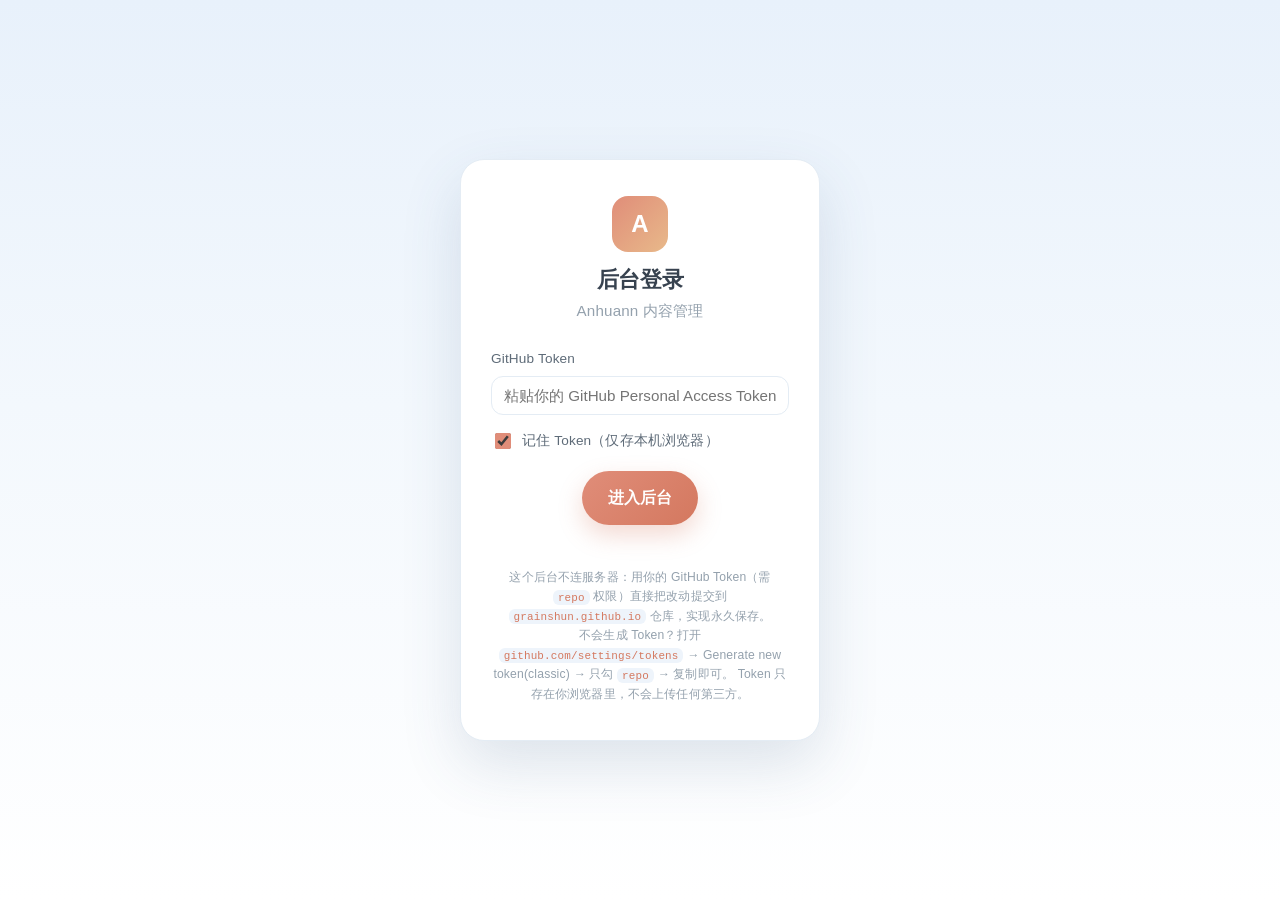
<file: admin.html>
<!DOCTYPE html>
<!-- 后台管理页面：登录后可视化编辑内容。内容经 GitHub API 直接读写仓库（免服务器）。 -->
<html lang="zh-CN" data-theme="light">
  <head>
    <meta charset="UTF-8" />
    <meta name="viewport" content="width=device-width, initial-scale=1.0" />
    <title>后台 · Anhuann</title>
    <!-- 后台复用前台主样式，再叠加后台专用样式 -->
    <link rel="stylesheet" href="assets/css/style.css" />
    <link rel="stylesheet" href="assets/css/admin.css" />
    <!-- KaTeX 样式：后台预览渲染数学公式用（本地，离线可用） -->
    <link rel="stylesheet" href="assets/vendor/katex/katex.min.css" />
  </head>
  <body>
    <!-- 登录门禁：未登录时显示，登录成功后由 JS 隐藏（hidden） -->
    <div class="login-screen" id="loginScreen">
      <div class="login-card">
        <div class="login-logo">A</div>
        <h1>后台登录</h1>
        <p class="login-sub">Anhuann 内容管理</p>
        <!-- GitHub Token 输入：保存时会用它将 data.js 提交回仓库 -->
        <label class="field">
          <span class="field-label">GitHub Token</span>
          <input class="input" id="loginToken" type="password" autocomplete="off" placeholder="粘贴你的 GitHub Personal Access Token" />
        </label>
        <!-- 记住我：把 token 存在浏览器会话里，刷新页面不用重填 -->
        <label class="login-remember">
          <input type="checkbox" id="rememberMe" checked />
          <span>记住 Token（仅存本机浏览器）</span>
        </label>
        <button class="btn btn-primary" id="loginBtn">进入后台</button>
        <!-- 登录失败时的错误提示（由 JS 写入） -->
        <p class="login-error" id="loginError"></p>
        <p class="login-note">
          这个后台不连服务器：用你的 GitHub Token（需 <code>repo</code> 权限）直接把改动提交到
          <code>grainshun.github.io</code> 仓库，实现永久保存。<br />
          不会生成 Token？打开 <code>github.com/settings/tokens</code> → Generate new token(classic) → 只勾 <code>repo</code> → 复制即可。
          Token 只存在你浏览器里，不会上传任何第三方。
        </p>
      </div>
    </div>

    <!-- 后台主体：默认 hidden，登录成功后才显示 -->
    <div class="admin" id="adminPanel" hidden>
      <header class="admin-header">
        <div class="admin-brand">后台 · Anhuann</div>
        <button class="btn btn-ghost btn-sm" id="logoutBtn">退出登录</button>
      </header>

      <div class="admin-body">
        <!-- 左侧标签导航：data-tab 对应右侧面板的 data-pane -->
        <nav class="admin-tabs" id="adminTabs">
          <button class="tab active" data-tab="site" type="button">站点信息</button>
          <button class="tab" data-tab="ui" type="button">界面文案</button>
          <button class="tab" data-tab="about" type="button">关于我</button>
          <button class="tab" data-tab="socials" type="button">社交账号</button>
          <button class="tab" data-tab="posts" type="button">博客文章</button>
          <button class="tab" data-tab="tools" type="button">工具箱</button>
        </nav>

        <!-- 右侧内容面板：四个区块的表单由 JS 动态注入，初始为空 -->
        <main class="admin-content">
          <section class="tab-pane active" data-pane="site" id="pane-site"></section>
          <section class="tab-pane" data-pane="ui" id="pane-ui"></section>
          <section class="tab-pane" data-pane="about" id="pane-about"></section>
          <section class="tab-pane" data-pane="socials" id="pane-socials"></section>
          <section class="tab-pane" data-pane="posts" id="pane-posts"></section>
          <section class="tab-pane" data-pane="tools" id="pane-tools"></section>
        </main>
      </div>

      <footer class="admin-footer">
        <!-- 保存/导出后的提示信息（由 JS 写入） -->
        <span id="saveHint"></span>
        <div class="admin-actions">
          <!-- 保存：把表单内容 POST 回服务器，写回 data.js（保存前会自动备份） -->
          <button class="btn btn-primary" id="saveBtn">保存</button>
          <!-- 恢复备份：打开弹窗，选择一份自动备份来覆盖当前内容 -->
          <button class="btn btn-ghost" id="backupBtn">恢复备份</button>
          <!-- 导出：下载当前内容为 data.js 文件做备份 -->
          <button class="btn btn-ghost" id="exportBtn">导出 data.js</button>
        </div>
      </footer>
    </div>

    <!-- 恢复备份弹窗：默认 hidden；打开时由 JS 拉取备份列表并渲染 -->
    <div class="modal" id="backupModal" role="dialog" aria-modal="true" hidden>
      <div class="modal-mask" data-close></div>
      <div class="modal-panel backup-panel">
        <button class="modal-close" id="backupCloseBtn" type="button" aria-label="关闭"></button>
        <h2 class="backup-title">恢复备份</h2>
        <p class="backup-tip">
          每次点「保存」都会往 <code>grainshun.github.io</code> 仓库提交一次，Git 历史天然就是备份。
          这里列出 <code>data.js</code> 的提交记录，点「恢复」即可把某一历史版本覆盖回去（覆盖前当前版本也会保留为新提交）。
        </p>
        <div class="backup-list" id="backupList"></div>
      </div>
    </div>

    <!-- 文章预览弹窗：Word 风格的干净整页文档视图 -->
    <div class="modal" id="previewModal" role="dialog" aria-modal="true" hidden>
      <div class="modal-mask" data-preview-close></div>
      <div class="modal-panel preview-panel">
        <div class="preview-bar">
          <span class="preview-title">文档预览</span>
          <button class="modal-close" id="previewCloseBtn" type="button" aria-label="关闭预览"></button>
        </div>
        <article class="doc-preview" id="previewBody"></article>
      </div>
    </div>

    <!-- 后台脚本：data.js 提供初始内容回退；KaTeX 供后台预览渲染公式；admin.js 放最后 -->
    <script src="assets/js/data.js"></script>
    <script src="assets/vendor/katex/katex.min.js"></script>
    <script src="assets/vendor/katex/contrib/auto-render.min.js"></script>
    <script src="assets/js/admin.js"></script>
  </body>
</html>
</file>
<file: assets/css/style.css>
/* =========================================================
   Anhuann · 个人网站样式
   风格：温和个人风（柔和配色 / 大圆角 / 轻动效）
   ========================================================= */

/* ---------- 设计变量 ---------- */
:root {
  --bg: #fbfdff;
  --bg-soft: #eef4fb;
  --surface: #ffffff;
  --text: #37424f;
  --text-soft: #5e6b78;
  --text-faint: #94a1ad;
  --accent: #e08d79;
  --accent-strong: #d4785f;
  --accent-soft: #fbe7df;
  --accent-2: #7fb3c9;
  --border: #e4ecf4;
  --shadow-sm: 0 4px 14px rgba(64, 92, 130, 0.07);
  --shadow-md: 0 12px 32px rgba(64, 92, 130, 0.1);
  --shadow-lg: 0 24px 60px rgba(64, 92, 130, 0.16);
  --radius-sm: 12px;
  --radius: 20px;
  --radius-lg: 28px;
  --header-h: 68px;
  --ease: cubic-bezier(0.22, 0.61, 0.36, 1);
}

[data-theme="dark"] {
  --bg: #14181f;
  --bg-soft: #1b222c;
  --surface: #1f2731;
  --text: #eef3f8;
  --text-soft: #aab6c2;
  --text-faint: #6f7c89;
  --accent: #e8a08c;
  --accent-strong: #f0b3a1;
  --accent-soft: #332420;
  --accent-2: #7fb3c9;
  --border: #2a3543;
  --shadow-sm: 0 4px 14px rgba(0, 0, 0, 0.3);
  --shadow-md: 0 12px 32px rgba(0, 0, 0, 0.4);
  --shadow-lg: 0 24px 60px rgba(0, 0, 0, 0.52);
}

[data-theme="dark"] body {
  background: var(--bg);
}

/* ---------- 基础重置 ---------- */
*,
*::before,
*::after {
  box-sizing: border-box;
}

html {
  scroll-behavior: smooth;
  scroll-padding-top: calc(var(--header-h) + 16px);
  -webkit-text-size-adjust: 100%;
}

/* 双端兜底：防止意外内容把页面撑出横向滚动 */
html,
body {
  overflow-x: hidden;
  max-width: 100%;
}

body {
  margin: 0;
  background: linear-gradient(180deg, #e8f1fb 0%, #f3f8fd 45%, #ffffff 100%);
  color: var(--text);
  font-family: -apple-system, BlinkMacSystemFont, "Segoe UI", "PingFang SC",
    "Hiragino Sans GB", "Microsoft YaHei", "Source Han Sans SC", sans-serif;
  font-size: 16px;
  line-height: 1.75;
  letter-spacing: 0.01em;
  -webkit-font-smoothing: antialiased;
  transition: background-color 0.4s var(--ease), color 0.4s var(--ease);
}

body.is-locked {
  overflow: hidden;
}

h1, h2, h3, h4 {
  margin: 0;
  line-height: 1.25;
  font-weight: 700;
  letter-spacing: -0.015em;
}

p { margin: 0 0 1em; }
p:last-child { margin-bottom: 0; }

a {
  color: inherit;
  text-decoration: none;
}

ul {
  margin: 0;
  padding: 0;
  list-style: none;
}

img { max-width: 100%; display: block; }

/* hidden 属性要能盖过组件自身的 display */
[hidden] { display: none !important; }

button {
  font: inherit;
  color: inherit;
  border: none;
  background: none;
  cursor: pointer;
}

code {
  font-family: "SFMono-Regular", Consolas, "Liberation Mono", Menlo, monospace;
  font-size: 0.9em;
  padding: 0.15em 0.45em;
  border-radius: 6px;
  background: var(--bg-soft);
  color: var(--accent-strong);
}

:focus-visible {
  outline: 2px solid var(--accent);
  outline-offset: 3px;
  border-radius: 6px;
}

::selection {
  background: var(--accent-soft);
  color: var(--accent-strong);
}

.container {
  width: 100%;
  max-width: 1080px;
  margin: 0 auto;
  padding: 0 24px;
}

/* ---------- 滚动进度条 ---------- */
.scroll-progress {
  position: fixed;
  inset: 0 0 auto 0;
  height: 3px;
  z-index: 120;
  background: transparent;
  pointer-events: none;
}

.scroll-progress span {
  display: block;
  height: 100%;
  width: 0;
  background: linear-gradient(90deg, var(--accent), var(--accent-2));
  border-radius: 0 3px 3px 0;
  transition: width 0.1s linear;
}

/* ---------- 顶部导航 ---------- */
.site-header {
  position: fixed;
  top: 0;
  left: 0;
  right: 0;
  z-index: 100;
  height: var(--header-h);
  display: flex;
  align-items: center;
  background: transparent;
  transition: background-color 0.3s var(--ease), box-shadow 0.3s var(--ease),
    backdrop-filter 0.3s var(--ease);
}

.site-header.is-stuck {
  background: var(--bg);
  background: color-mix(in srgb, var(--bg) 82%, transparent);
  backdrop-filter: saturate(180%) blur(14px);
  -webkit-backdrop-filter: saturate(180%) blur(14px);
  box-shadow: 0 1px 0 var(--border);
}

.header-inner {
  display: flex;
  align-items: center;
  justify-content: space-between;
  gap: 20px;
}

.brand {
  display: inline-flex;
  align-items: center;
  gap: 10px;
  font-weight: 700;
  font-size: 1.1rem;
  letter-spacing: -0.02em;
}

.brand-mark {
  position: relative;
  width: 34px;
  height: 34px;
  display: grid;
  place-items: center;
  border-radius: 11px;
  background: linear-gradient(135deg, var(--accent), #e8b98a);
  color: #fff;
  font-size: 1rem;
  font-weight: 800;
  box-shadow: var(--shadow-sm);
}

.brand-text { color: var(--text); }

.nav-links {
  display: flex;
  align-items: center;
  gap: 4px;
}

.nav-link {
  position: relative;
  padding: 8px 14px;
  border-radius: 999px;
  font-size: 0.95rem;
  color: var(--text-soft);
  transition: color 0.25s var(--ease), background-color 0.25s var(--ease);
}

.nav-link:hover { color: var(--text); background: var(--bg-soft); }

.nav-link.active {
  color: var(--accent-strong);
  background: var(--accent-soft);
  font-weight: 600;
}

.header-actions {
  display: flex;
  align-items: center;
  gap: 8px;
}

.icon-btn {
  width: 38px;
  height: 38px;
  display: grid;
  place-items: center;
  border-radius: 12px;
  background: var(--surface);
  box-shadow: var(--shadow-sm);
  border: 1px solid var(--border);
  transition: transform 0.25s var(--ease), box-shadow 0.25s var(--ease);
}

.icon-btn:hover {
  transform: translateY(-1px);
  box-shadow: var(--shadow-md);
}

/* 主题切换图标 */
.theme-toggle { position: relative; overflow: hidden; }

.theme-icon-light,
.theme-icon-dark {
  position: absolute;
  width: 18px;
  height: 18px;
  transition: opacity 0.3s var(--ease), transform 0.4s var(--ease);
}

.theme-icon-light {
  opacity: 1;
  transform: rotate(0) scale(1);
}

.theme-icon-dark {
  opacity: 0;
  transform: rotate(-90deg) scale(0.5);
}

[data-theme="dark"] .theme-icon-light {
  opacity: 0;
  transform: rotate(90deg) scale(0.5);
}

[data-theme="dark"] .theme-icon-dark {
  opacity: 1;
  transform: rotate(0) scale(1);
}

.theme-icon-light::before {
  content: "";
  position: absolute;
  inset: 2px;
  border-radius: 50%;
  background: #f0a35e;
  box-shadow: 0 0 0 2px rgba(240, 163, 94, 0.25);
}

.theme-icon-dark::before {
  content: "";
  position: absolute;
  width: 14px;
  height: 14px;
  top: 1px;
  left: 3px;
  border-radius: 50%;
  background: #d8cfc4;
  box-shadow: 5px 3px 0 -1px var(--surface);
}

/* 汉堡按钮 */
.menu-btn {
  display: none;
  flex-direction: column;
  gap: 4px;
}

.menu-btn span {
  display: block;
  width: 16px;
  height: 2px;
  border-radius: 2px;
  background: var(--text);
  transition: transform 0.3s var(--ease), opacity 0.2s var(--ease);
}

.menu-btn.is-open span:nth-child(1) { transform: translateY(6px) rotate(45deg); }
.menu-btn.is-open span:nth-child(2) { opacity: 0; }
.menu-btn.is-open span:nth-child(3) { transform: translateY(-6px) rotate(-45deg); }

/* 移动端菜单 */
.mobile-menu {
  position: absolute;
  top: var(--header-h);
  left: 12px;
  right: 12px;
  padding: 10px;
  border-radius: var(--radius);
  background: var(--surface);
  border: 1px solid var(--border);
  box-shadow: var(--shadow-lg);
  display: none;
  flex-direction: column;
  opacity: 0;
  transform: translateY(-8px);
  pointer-events: none;
  transition: opacity 0.25s var(--ease), transform 0.25s var(--ease);
}

.mobile-menu.is-open {
  opacity: 1;
  transform: translateY(0);
  pointer-events: auto;
}

.mobile-link {
  padding: 12px 16px;
  border-radius: var(--radius-sm);
  color: var(--text-soft);
  font-size: 1rem;
}

.mobile-link:hover { background: var(--bg-soft); color: var(--text); }

/* ---------- Hero ---------- */
.hero {
  position: relative;
  padding: calc(var(--header-h) + 96px) 0 120px;
  overflow: hidden;
  text-align: center;
}

.hero-blob {
  position: absolute;
  border-radius: 50%;
  filter: blur(70px);
  opacity: 0.5;
  pointer-events: none;
  z-index: 0;
}

.blob-1 {
  width: 380px;
  height: 380px;
  top: -60px;
  left: -80px;
  background: radial-gradient(circle, #cfe2fb, transparent 70%);
  animation: float 14s var(--ease) infinite;
}

.blob-2 {
  width: 340px;
  height: 340px;
  top: 60px;
  right: -90px;
  background: radial-gradient(circle, #d7ecf4, transparent 70%);
  animation: float 18s var(--ease) infinite reverse;
}

@keyframes float {
  0%, 100% { transform: translate(0, 0); }
  50% { transform: translate(24px, 28px); }
}

.hero-inner {
  position: relative;
  z-index: 1;
}

.hero-avatar {
  position: relative;
  width: 104px;
  height: 104px;
  margin: 0 auto 26px;
  display: grid;
  place-items: center;
  border-radius: 50%;
  background: linear-gradient(135deg, var(--accent), #e8b98a);
  color: #fff;
  font-size: 2.6rem;
  font-weight: 800;
  letter-spacing: 0;
  box-shadow: 0 12px 34px rgba(224, 141, 121, 0.35);
  border: 4px solid var(--surface);
}

.hero-greeting {
  margin: 0 0 6px;
  color: var(--text-soft);
  font-size: 1rem;
  letter-spacing: 0.08em;
}

.hero-name {
  margin: 0 0 14px;
  font-size: clamp(2.4rem, 7vw, 4rem);
  font-weight: 800;
  line-height: 1.05;
  letter-spacing: -0.03em;
  text-wrap: balance;
  background: linear-gradient(120deg, var(--text) 20%, var(--accent-strong));
  -webkit-background-clip: text;
  background-clip: text;
  -webkit-text-fill-color: transparent;
}

.hero-tagline {
  margin: 0 auto 10px;
  max-width: 620px;
  font-size: clamp(1.05rem, 2.4vw, 1.3rem);
  font-weight: 600;
  color: var(--accent-strong);
}

.hero-desc {
  margin: 0 auto 32px;
  max-width: 560px;
  color: var(--text-soft);
  font-size: 1rem;
}

.hero-actions {
  display: flex;
  flex-wrap: wrap;
  gap: 12px;
  justify-content: center;
}

.btn {
  display: inline-flex;
  align-items: center;
  gap: 8px;
  padding: 13px 26px;
  border-radius: 999px;
  font-size: 0.98rem;
  font-weight: 600;
  transition: transform 0.25s var(--ease), box-shadow 0.25s var(--ease),
    background-color 0.25s var(--ease);
}

.btn:hover { transform: translateY(-2px); }

.btn-primary {
  background: linear-gradient(135deg, var(--accent), var(--accent-strong));
  color: #fff;
  box-shadow: 0 10px 24px rgba(212, 120, 95, 0.28);
}

.btn-primary:hover { box-shadow: 0 16px 32px rgba(212, 120, 95, 0.36); }

.btn-ghost {
  background: var(--surface);
  color: var(--text);
  border: 1px solid var(--border);
  box-shadow: var(--shadow-sm);
}

.btn-ghost:hover { box-shadow: var(--shadow-md); }

.hero-socials {
  margin-top: 34px;
  display: flex;
  gap: 10px;
  justify-content: center;
}

/* 作者状态：首屏展示的近况/更新频率，做成柔和药丸 */
.author-status {
  margin: 28px auto 0;
  display: inline-flex;
  align-items: center;
  gap: 8px;
  padding: 8px 16px;
  border-radius: 999px;
  background: color-mix(in srgb, var(--accent) 8%, var(--surface));
  border: 1px solid color-mix(in srgb, var(--accent) 30%, var(--border));
  color: var(--text-soft);
  font-size: 0.9rem;
  box-shadow: var(--shadow-sm);
}
.author-status::before {
  content: "";
  width: 8px;
  height: 8px;
  border-radius: 50%;
  background: #34c759; /* 在线绿点，表示作者状态活跃 */
  box-shadow: 0 0 0 3px color-mix(in srgb, #34c759 25%, transparent);
}

.social-pill {
  width: 42px;
  height: 42px;
  display: grid;
  place-items: center;
  border-radius: 14px;
  background: var(--surface);
  border: 1px solid var(--border);
  color: var(--text-soft);
  box-shadow: var(--shadow-sm);
  transition: transform 0.25s var(--ease), color 0.25s var(--ease),
    box-shadow 0.25s var(--ease);
}

.social-pill:hover {
  transform: translateY(-3px);
  color: var(--accent-strong);
  box-shadow: var(--shadow-md);
}

.social-pill svg { width: 19px; height: 19px; }

/* 滚动提示 */
.scroll-hint {
  position: absolute;
  left: 50%;
  bottom: 40px;
  transform: translateX(-50%);
  z-index: 1;
}

.mouse {
  display: block;
  width: 24px;
  height: 38px;
  border: 2px solid var(--text-faint);
  border-radius: 14px;
  position: relative;
}

.mouse span {
  position: absolute;
  left: 50%;
  top: 8px;
  width: 3px;
  height: 7px;
  margin-left: -1.5px;
  border-radius: 2px;
  background: var(--text-faint);
  animation: wheel 1.8s var(--ease) infinite;
}

@keyframes wheel {
  0% { opacity: 0; transform: translateY(0); }
  30% { opacity: 1; }
  100% { opacity: 0; transform: translateY(12px); }
}

/* ---------- 通用区块 ---------- */
.section {
  padding: 100px 0;
}

.section-soft {
  background: var(--bg-soft);
  background: color-mix(in srgb, var(--bg-soft) 75%, transparent);
  border-top: 1px solid var(--border);
  border-bottom: 1px solid var(--border);
}

.section-head {
  max-width: 660px;
  margin: 0 auto 60px;
  text-align: center;
}

.section-kicker {
  display: inline-block;
  margin-bottom: 12px;
  padding: 4px 14px;
  border-radius: 999px;
  background: var(--accent-soft);
  color: var(--accent-strong);
  font-size: 0.76rem;
  font-weight: 700;
  letter-spacing: 0.16em;
  text-transform: uppercase;
}

.section-title {
  font-size: clamp(1.8rem, 4vw, 2.4rem);
  line-height: 1.2;
  letter-spacing: -0.025em;
  margin-bottom: 14px;
  text-wrap: balance;
}

.section-sub {
  color: var(--text-soft);
  font-size: 1.02rem;
  line-height: 1.7;
  margin: 0;
}

.empty-hint {
  text-align: center;
  color: var(--text-faint);
}

/* ---------- 卡片通用 ---------- */
.card {
  padding: 26px;
  border-radius: var(--radius);
  background: var(--surface);
  border: 1px solid var(--border);
  box-shadow: var(--shadow-sm);
}

.card-title {
  font-size: 1.05rem;
  letter-spacing: -0.01em;
  margin-bottom: 16px;
}

/* ---------- 关于 ---------- */
/* 旧版「关于」的两栏布局（左侧正文 + 右侧技能/标签），现「关于」已改为
   单栏故事卡，此网格样式当前未使用，保留以备将来若加回技能展示。 */
.about-grid {
  display: grid;
  grid-template-columns: 1.25fr 1fr;
  gap: 32px;
  align-items: start;
}

.about-text {
  font-size: 1.05rem;
  line-height: 1.85;
  color: var(--text-soft);
}

.about-text strong { color: var(--text); }

/* 关于我：引入语（居中一段文字，做成柔和卡片，与故事卡视觉统一） */
.about-intro {
  max-width: 740px;
  margin: 0 auto;
  padding: 20px 26px;
  text-align: center;
  background: var(--surface);
  border: 1px solid var(--border);
  border-radius: var(--radius);
  box-shadow: var(--shadow-sm);
}

.about-intro p {
  font-size: 1.12rem;
  line-height: 1.9;
  color: var(--text-soft);
}

/* 故事卡列表：桌面双列网格；窄屏（≤900px）在下方媒体查询里改回单列 */
.story-list {
  display: grid;
  grid-template-columns: 1fr 1fr;
  gap: 18px;
  max-width: 980px;
  margin: 0 auto;
  align-items: start; /* 卡片按自身高度排，不强行拉齐 */
}

/* 单张故事卡：左侧编号徽章 + 右侧内容 */
.story-block {
  display: flex;
  gap: 18px;
  padding: 22px 24px;
  background: var(--surface);
  border: 1px solid var(--border);
  border-left: 3px solid transparent; /* 展开时显示强调色，平时透明占位 */
  border-radius: var(--radius);
  box-shadow: var(--shadow-sm);
  transition: transform 0.25s var(--ease), box-shadow 0.25s var(--ease),
    border-color 0.25s var(--ease), background 0.25s var(--ease);
}

/* 悬停：轻微抬升 + 阴影加深 + 边框泛出强调色 */
.story-block:hover {
  transform: translateY(-3px);
  box-shadow: var(--shadow-md);
  border-color: color-mix(in srgb, var(--accent) 45%, var(--border));
}

/* 展开状态：左侧强调色描边 + 极淡底色，提示当前聚焦的卡片 */
.story-block:not(.collapsed) {
  border-left-color: var(--accent);
  background: color-mix(in srgb, var(--accent) 6%, var(--surface));
}

/* 编号徽章：渐变圆形 + 外圈光晕 */
.story-num {
  flex: none;
  width: 38px;
  height: 38px;
  border-radius: 50%;
  display: grid;
  place-items: center;
  background: linear-gradient(135deg, var(--accent), var(--accent-2));
  color: #fff;
  font-weight: 700;
  font-size: 1rem;
  box-shadow: 0 0 0 4px color-mix(in srgb, var(--accent) 18%, transparent);
}

.story-content { flex: 1; min-width: 0; }

.story-title {
  font-size: 1.12rem;
  font-weight: 700;
  margin: 2px 0 10px;
  color: var(--text);
}

.story-body { color: var(--text-soft); }

.story-body p {
  margin: 0 0 8px;
  line-height: 1.8;
}

.story-body p:last-child { margin-bottom: 0; }

/* 关于我：标题可点击展开/收起（手风琴） */
.story-head {
  display: flex;
  align-items: center;
  justify-content: space-between;
  gap: 12px;
  width: 100%;
  margin: 0;
  padding: 0;
  background: none;
  border: none;
  font: inherit;
  color: inherit;
  text-align: left;
  cursor: pointer;
}
.story-head-text { font-size: 1.12rem; font-weight: 700; color: var(--text); }
/* 悬停时标题变色，提示「可点击」 */
.story-head:hover .story-head-text { color: var(--accent-strong); }
.story-head:focus-visible {
  outline: 2px solid var(--accent);
  outline-offset: 4px;
  border-radius: 8px;
}
/* 右侧小箭头（chevron）：收起时旋转指向上方 */
.story-toggle {
  flex: none;
  width: 10px;
  height: 10px;
  margin-right: 4px;
  border-right: 2px solid var(--text-faint);
  border-bottom: 2px solid var(--text-faint);
  transform: rotate(45deg);
  transition: transform 0.3s var(--ease), border-color 0.25s var(--ease);
}
.story-head:hover .story-toggle { border-color: var(--accent); }
.story-block.collapsed .story-toggle { transform: rotate(-135deg); }

/* 折叠容器：grid 行高 1fr(展开)/0fr(收起) 过渡，比 max-height 更顺滑 */
.story-collapse {
  display: grid;
  grid-template-rows: 1fr;
  transition: grid-template-rows 0.35s var(--ease);
}
.story-block.collapsed .story-collapse { grid-template-rows: 0fr; }
.story-collapse-inner { overflow: hidden; min-height: 0; }
/* 收起时标题不再保留下方间距，卡片更紧凑 */
.story-block.collapsed .story-title { margin-bottom: 0; }

/* 开关按钮容器：居中放在故事卡上方 */
.about-actions {
  display: flex;
  justify-content: center;
  margin: 26px 0 6px;
}

/* 「全部展开 / 收起」开关按钮 */
.about-toggle-all {
  display: inline-flex;
  align-items: center;
  gap: 6px;
  padding: 8px 18px;
  border: 1px solid var(--border);
  border-radius: 999px;
  background: var(--surface);
  color: var(--text-soft);
  font-size: 0.85rem;
  cursor: pointer;
  box-shadow: var(--shadow-sm);
  transition: color 0.25s var(--ease), border-color 0.25s var(--ease),
    background 0.25s var(--ease), transform 0.2s var(--ease);
}
.about-toggle-all:hover {
  color: var(--accent-strong);
  border-color: var(--accent);
  transform: translateY(-1px);
}
.about-toggle-all:active { transform: translateY(0); }

.fact-list {
  margin-top: 28px;
  display: grid;
  gap: 10px;
}

.fact-list li {
  display: flex;
  align-items: flex-start;
  gap: 10px;
  color: var(--text-soft);
  font-size: 0.96rem;
}

.fact-list .dot {
  flex: none;
  width: 8px;
  height: 8px;
  margin-top: 10px;
  border-radius: 50%;
  background: var(--accent);
}

.about-side {
  display: grid;
  gap: 20px;
}

.tag-cloud {
  display: flex;
  flex-wrap: wrap;
  gap: 8px;
}

.tag {
  padding: 6px 13px;
  border-radius: 999px;
  background: var(--bg-soft);
  color: var(--text-soft);
  font-size: 0.85rem;
  transition: transform 0.2s var(--ease), background-color 0.2s var(--ease),
    color 0.2s var(--ease);
}

.tag:hover {
  transform: translateY(-2px);
  background: var(--accent-soft);
  color: var(--accent-strong);
}

.tool-list { display: grid; gap: 12px; }

.tool-list li {
  display: flex;
  align-items: center;
  justify-content: space-between;
  gap: 12px;
  font-size: 0.94rem;
  color: var(--text-soft);
}

.tool-name { color: var(--text); font-weight: 600; }

.tool-bar {
  flex: 1;
  height: 6px;
  border-radius: 999px;
  background: var(--bg-soft);
  overflow: hidden;
}

.tool-bar i {
  display: block;
  height: 100%;
  border-radius: 999px;
  background: linear-gradient(90deg, var(--accent), var(--accent-2));
  width: 0;
  transition: width 1s var(--ease);
}

/* ---------- 作品 ---------- */
.works-grid {
  display: grid;
  grid-template-columns: repeat(auto-fill, minmax(300px, 1fr));
  gap: 24px;
}

/* 桌面端固定两列，避免 4 个作品出现 3+1 的孤卡 */
@media (min-width: 1024px) {
  .works-grid { grid-template-columns: repeat(2, 1fr); }
}

.work-card {
  display: flex;
  flex-direction: column;
  border-radius: var(--radius);
  background: var(--surface);
  border: 1px solid var(--border);
  box-shadow: var(--shadow-sm);
  overflow: hidden;
  transition: transform 0.3s var(--ease), box-shadow 0.3s var(--ease);
}

.work-card:hover {
  transform: translateY(-6px);
  box-shadow: var(--shadow-lg);
}

.work-cover {
  position: relative;
  height: 168px;
  display: grid;
  place-items: center;
  color: #fff;
  font-size: 2.4rem;
  font-weight: 800;
  letter-spacing: -0.02em;
}

.work-cover::after {
  content: "";
  position: absolute;
  inset: 0;
  background: radial-gradient(
    circle at 30% 20%,
    rgba(255, 255, 255, 0.28),
    transparent 60%
  );
}

.work-year {
  position: absolute;
  top: 14px;
  right: 14px;
  z-index: 1;
  padding: 4px 11px;
  border-radius: 999px;
  background: rgba(255, 255, 255, 0.9);
  color: #6d5b53;
  font-size: 0.76rem;
  font-weight: 700;
}

.work-body {
  padding: 20px 22px 22px;
  display: flex;
  flex-direction: column;
  flex: 1;
}

.work-title {
  display: flex;
  align-items: center;
  gap: 8px;
  font-size: 1.08rem;
  margin-bottom: 8px;
}

.work-title svg {
  width: 15px;
  height: 15px;
  opacity: 0;
  transform: translate(-4px, 4px);
  transition: opacity 0.25s var(--ease), transform 0.25s var(--ease);
}

.work-card:hover .work-title svg {
  opacity: 0.6;
  transform: translate(0, 0);
}

.work-desc {
  color: var(--text-soft);
  font-size: 0.94rem;
  margin-bottom: 16px;
}

.work-tags {
  margin-top: auto;
  display: flex;
  flex-wrap: wrap;
  gap: 7px;
}

.work-tags .tag { font-size: 0.78rem; padding: 4px 11px; }

/* ---------- 博客 ---------- */
.post-list {
  display: grid;
  gap: 14px;
  max-width: 820px;
  margin: 0 auto;
}

.post-item {
  width: 100%;
  text-align: left;
  display: grid;
  grid-template-columns: 96px 1fr auto;
  align-items: center;
  gap: 20px;
  padding: 22px 24px;
  border-radius: var(--radius);
  background: var(--surface);
  border: 1px solid var(--border);
  box-shadow: var(--shadow-sm);
  transition: transform 0.25s var(--ease), box-shadow 0.25s var(--ease),
    border-color 0.25s var(--ease);
}

.post-item:hover {
  transform: translateX(4px);
  box-shadow: var(--shadow-md);
  border-color: var(--accent);
}

.post-date {
  color: var(--text-faint);
  font-size: 0.85rem;
  font-variant-numeric: tabular-nums;
}

.post-main { min-width: 0; }

.post-title {
  display: block;
  font-size: 1.06rem;
  font-weight: 700;
  margin-bottom: 6px;
  transition: color 0.25s var(--ease);
}

.post-item:hover .post-title { color: var(--accent-strong); }

.post-excerpt {
  color: var(--text-soft);
  font-size: 0.92rem;
  display: -webkit-box;
  -webkit-line-clamp: 2;
  -webkit-box-orient: vertical;
  overflow: hidden;
}

.post-tags {
  display: flex;
  flex-wrap: wrap;
  gap: 6px;
  margin-top: 10px;
}

.post-arrow {
  color: var(--text-faint);
  transition: transform 0.25s var(--ease), color 0.25s var(--ease);
}

.post-item:hover .post-arrow {
  transform: translateX(4px);
  color: var(--accent-strong);
}

/* ---------- 博客分类筛选 ---------- */
.category-bar {
  display: flex;
  flex-wrap: wrap;
  gap: 8px;
  max-width: 820px;
  margin: 0 auto 20px;
}
.cat-chip {
  padding: 7px 16px;
  border: 1px solid #e4ecf4;
  border-radius: 999px;
  background: var(--bg-soft);
  color: var(--text-soft);
  font-size: 0.88rem;
  font-family: inherit;
  cursor: pointer;
  transition: border-color 0.15s ease, color 0.15s ease, background 0.15s ease;
}
.cat-chip:hover { border-color: var(--accent); color: var(--accent-strong); }
.cat-chip.active {
  background: var(--accent);
  border-color: var(--accent);
  color: #fff;
  font-weight: 600;
}
/* 文章卡片标题后的分类小徽章 */
.post-cat {
  display: inline-block;
  margin-left: 8px;
  padding: 2px 10px;
  border-radius: 999px;
  background: var(--bg-soft);
  color: var(--accent-strong);
  font-size: 0.76rem;
  font-weight: 600;
  vertical-align: middle;
}
/* 文章弹窗里的分类徽章 */
.modal-cat {
  display: inline-block;
  margin-right: 8px;
  padding: 3px 12px;
  border-radius: 999px;
  background: var(--bg-soft);
  color: var(--accent-strong);
  font-size: 0.8rem;
  font-weight: 600;
}

/* ---------- 联系 ---------- */
.contact-wrap {
  max-width: 760px;
  margin: 0 auto;
  display: grid;
  gap: 20px;
}

.mail-card {
  display: flex;
  align-items: center;
  gap: 18px;
  padding: 26px 28px;
  border-radius: var(--radius-lg);
  background: linear-gradient(135deg, var(--accent), var(--accent-strong));
  color: #fff;
  box-shadow: 0 16px 36px rgba(212, 120, 95, 0.28);
  transition: transform 0.3s var(--ease), box-shadow 0.3s var(--ease);
}

.mail-card:hover {
  transform: translateY(-3px);
  box-shadow: 0 22px 46px rgba(212, 120, 95, 0.36);
}

.mail-icon {
  flex: none;
  width: 48px;
  height: 48px;
  display: grid;
  place-items: center;
  border-radius: 16px;
  background: rgba(255, 255, 255, 0.22);
}

.mail-icon svg { width: 22px; height: 22px; }

.mail-text { display: grid; line-height: 1.5; }

.mail-label { font-size: 0.86rem; opacity: 0.9; }

.mail-value { font-size: 1.1rem; font-weight: 700; word-break: break-all; }

.mail-arrow { margin-left: auto; }
.mail-arrow svg { width: 20px; height: 20px; }

.social-grid {
  display: grid;
  grid-template-columns: repeat(auto-fill, minmax(170px, 1fr));
  gap: 14px;
}

.social-card {
  display: flex;
  align-items: center;
  gap: 12px;
  padding: 16px 18px;
  border-radius: var(--radius);
  background: var(--surface);
  border: 1px solid var(--border);
  box-shadow: var(--shadow-sm);
  transition: transform 0.25s var(--ease), box-shadow 0.25s var(--ease);
}

.social-card:hover {
  transform: translateY(-3px);
  box-shadow: var(--shadow-md);
}

.social-badge {
  flex: none;
  width: 38px;
  height: 38px;
  display: grid;
  place-items: center;
  border-radius: 12px;
  color: #fff;
  font-size: 0.8rem;
  font-weight: 700;
}

.social-badge svg { width: 19px; height: 19px; }

.social-meta { display: grid; line-height: 1.45; min-width: 0; }

.social-name { font-size: 0.95rem; font-weight: 600; }

.social-handle {
  font-size: 0.82rem;
  color: var(--text-soft);
  overflow: hidden;
  text-overflow: ellipsis;
  white-space: nowrap;
}

/* ---------- 弹窗 ---------- */
.modal {
  position: fixed;
  inset: 0;
  z-index: 200;
  display: grid;
  place-items: center;
  padding: 24px;
}

.modal-mask {
  position: absolute;
  inset: 0;
  background: rgba(46, 38, 33, 0.44);
  backdrop-filter: blur(4px);
  animation: fadeIn 0.25s var(--ease);
}

.modal-panel {
  position: relative;
  width: min(680px, 100%);
  max-height: 82vh;
  overflow-y: auto;
  padding: 40px 40px 44px;
  border-radius: var(--radius-lg);
  background: var(--surface);
  box-shadow: var(--shadow-lg);
  animation: popIn 0.32s var(--ease);
}

@keyframes fadeIn { from { opacity: 0; } to { opacity: 1; } }

@keyframes popIn {
  from { opacity: 0; transform: translateY(18px) scale(0.98); }
  to { opacity: 1; transform: translateY(0) scale(1); }
}

.modal-close {
  position: absolute;
  top: 18px;
  right: 18px;
  width: 36px;
  height: 36px;
  display: grid;
  place-items: center;
  border-radius: 50%;
  background: var(--bg-soft);
  transition: transform 0.25s var(--ease), background-color 0.25s var(--ease);
}

.modal-close::before,
.modal-close::after {
  content: "";
  position: absolute;
  width: 14px;
  height: 2px;
  border-radius: 2px;
  background: var(--text-soft);
}

.modal-close::before { transform: rotate(45deg); }
.modal-close::after { transform: rotate(-45deg); }

.modal-close:hover {
  transform: rotate(90deg);
  background: var(--accent-soft);
}

.modal-meta {
  display: flex;
  align-items: center;
  gap: 12px;
  flex-wrap: wrap;
  margin-bottom: 10px;
  color: var(--text-faint);
  font-size: 0.85rem;
}

.modal-tags { display: flex; gap: 6px; flex-wrap: wrap; }

.modal-title {
  font-size: clamp(1.4rem, 3vw, 1.8rem);
  margin-bottom: 20px;
}

.modal-body {
  color: var(--text-soft);
  font-size: 1.02rem;
  line-height: 1.8;
}

.modal-body h3 {
  margin: 26px 0 10px;
  font-size: 1.05rem;
  color: var(--text);
}

.modal-body p { margin: 0 0 1em; }

.modal-body ul {
  margin: 0 0 1em;
  padding-left: 1.2em;
  list-style: disc;
}

.modal-body li { margin-bottom: 6px; }

.modal-body blockquote {
  margin: 0 0 1em;
  padding: 12px 18px;
  border-left: 3px solid var(--accent);
  border-radius: 0 var(--radius-sm) var(--radius-sm) 0;
  background: var(--accent-soft);
  color: var(--accent-strong);
}

/* 文章正文里 Markdown 渲染出的行内代码与链接 */
.modal-body code {
  background: var(--accent-soft);
  border-radius: 6px;
  padding: 1px 6px;
  font-size: 0.9em;
}
.modal-body a { color: var(--accent); text-decoration: underline; }

/* ---------- 页脚 ---------- */
.site-footer {
  padding: 36px 0;
  border-top: 1px solid var(--border);
}

.footer-inner {
  display: flex;
  align-items: center;
  justify-content: space-between;
  gap: 16px;
  flex-wrap: wrap;
}

.footer-copy {
  margin: 0;
  color: var(--text-faint);
  font-size: 0.88rem;
}

.footer-links { display: flex; gap: 8px; }

.footer-links .social-pill {
  width: 34px;
  height: 34px;
  border-radius: 10px;
  box-shadow: none;
}

.footer-links .social-pill svg { width: 16px; height: 16px; }

/* ---------- 回到顶部 ---------- */
.to-top {
  position: fixed;
  right: 24px;
  bottom: 24px;
  z-index: 90;
  width: 46px;
  height: 46px;
  display: grid;
  place-items: center;
  border-radius: 16px;
  background: var(--surface);
  border: 1px solid var(--border);
  box-shadow: var(--shadow-md);
  color: var(--text-soft);
  opacity: 0;
  visibility: hidden;
  transform: translateY(12px);
  transition: opacity 0.3s var(--ease), transform 0.3s var(--ease),
    visibility 0.3s var(--ease), color 0.25s var(--ease);
}

.to-top.is-visible {
  opacity: 1;
  visibility: visible;
  transform: translateY(0);
}

.to-top:hover { color: var(--accent-strong); }

/* ---------- 轻提示 ---------- */
.toast {
  position: fixed;
  left: 50%;
  bottom: 32px;
  z-index: 300;
  transform: translate(-50%, 16px);
  max-width: calc(100% - 40px);
  padding: 11px 20px;
  border-radius: 999px;
  background: var(--text);
  color: var(--bg);
  font-size: 0.9rem;
  box-shadow: var(--shadow-lg);
  opacity: 0;
  visibility: hidden;
  pointer-events: none;
  transition: opacity 0.28s var(--ease), transform 0.28s var(--ease),
    visibility 0.28s var(--ease);
}

.toast.is-visible {
  opacity: 1;
  visibility: visible;
  transform: translate(-50%, 0);
}

/* ---------- 滚动入场动画 ---------- */
.reveal {
  opacity: 0;
  transform: translateY(22px);
  transition: opacity 0.7s var(--ease), transform 0.7s var(--ease);
}

.reveal.is-visible {
  opacity: 1;
  transform: none;
}

/* ---------- 响应式 ---------- */
@media (max-width: 900px) {
  .about-grid { grid-template-columns: 1fr; }
  .story-list { grid-template-columns: 1fr; max-width: 720px; }
}

@media (max-width: 760px) {
  .nav-links { display: none; }
  .menu-btn { display: flex; }
  .mobile-menu { display: flex; }

  .section { padding: 76px 0; }
  .hero { padding: calc(var(--header-h) + 64px) 0 96px; }
  .scroll-hint { display: none; }

  .post-item { grid-template-columns: 1fr; gap: 10px; padding: 20px; }
  .post-arrow { display: none; }
  .post-date { font-size: 0.8rem; }

  .modal-panel { padding: 32px 22px 34px; }
  .mail-card { padding: 22px; }
  .to-top { right: 16px; bottom: 16px; }
}

@media (max-width: 480px) {
  .container { padding: 0 18px; }
  .brand-text { display: none; }
  .works-grid { grid-template-columns: 1fr; }
  .social-grid { grid-template-columns: 1fr; }
}

.avatar-img {
  position: absolute;
  inset: 0;
  width: 100%;
  height: 100%;
  object-fit: cover;
  border-radius: inherit;
}

/* ---------- 尊重系统「减少动效」设置 ---------- */
@media (prefers-reduced-motion: reduce) {
  html { scroll-behavior: auto; }
  *, *::before, *::after {
    animation-duration: 0.001ms !important;
    animation-iteration-count: 1 !important;
    transition-duration: 0.001ms !important;
  }
  .reveal { opacity: 1; transform: none; }
}
</file>
<file: assets/css/admin.css>
/* =========================================================
 * Anhuann · 后台管理样式（admin.css）
 * ---------------------------------------------------------
 * 复用前台 style.css 的主视觉（圆角 / 柔和阴影 / 珊瑚粉强调色），
 * 这里只写后台专属的布局与表单组件。
 * 颜色直接写死 RGB（与 style.css 变量同源），方便后台独立维护。
 * ========================================================= */

/* 后台也用盒模型 border-box，避免 padding 把输入框撑宽 */
* { box-sizing: border-box; }

body {
  margin: 0;
  font-family: -apple-system, BlinkMacSystemFont, "Segoe UI", "PingFang SC",
    "Microsoft YaHei", sans-serif;
  color: #37424f;        /* 等同前台 --text */
  background: #fbfdff;   /* 等同前台 --bg */
}

/* ---------- 登录 ---------- */
/* 整屏登录门禁：固定铺满、居中卡片，背景为浅蓝渐变 */
.login-screen {
  position: fixed;
  inset: 0;
  display: grid;
  place-items: center;
  padding: 24px;
  background: linear-gradient(180deg, #e8f1fb 0%, #f3f8fd 45%, #ffffff 100%);
}

/* 登录卡片本体 */
.login-card {
  width: 100%;
  max-width: 360px;
  background: #fff;
  border: 1px solid #e4ecf4;
  border-radius: 24px;
  box-shadow: 0 24px 60px rgba(64, 92, 130, 0.16);
  padding: 36px 30px;
  text-align: center;
}

/* 卡片左上角「A」logo 方块（渐变珊瑚粉） */
.login-logo {
  width: 56px;
  height: 56px;
  margin: 0 auto 14px;
  border-radius: 16px;
  display: grid;
  place-items: center;
  font-weight: 800;
  font-size: 1.5rem;
  color: #fff;
  background: linear-gradient(135deg, #e08d79, #e8b98a);
}

.login-card h1 { margin: 0 0 4px; font-size: 1.4rem; }
.login-sub { margin: 0 0 22px; color: #94a1ad; font-size: 0.95rem; }
.login-card .field { display: block; text-align: left; margin-bottom: 14px; }
.login-error { color: #d4785f; min-height: 1.2em; font-size: 0.9rem; margin: 8px 0 0; }
.login-note { color: #94a1ad; font-size: 0.76rem; margin-top: 18px; line-height: 1.6; }

/* 「记住我」复选框行：与表单左对齐，用 accent-color 统一勾选色 */
.login-remember {
  display: flex;
  align-items: center;
  gap: 8px;
  margin: 2px 0 18px;
  font-size: 0.85rem;
  color: var(--text-soft);
  cursor: pointer;
  text-align: left;
}
.login-remember input { width: 16px; height: 16px; accent-color: #e08d79; cursor: pointer; }

/* ---------- 后台布局 ---------- */
/* 后台整体：纵向 flex，头/体/脚三段；占满整屏高度 */
.admin { min-height: 100vh; display: flex; flex-direction: column; }

/* 顶栏：吸顶、半透明磨砂、底部描边 */
.admin-header {
  height: 64px;
  display: flex;
  align-items: center;
  justify-content: space-between;
  padding: 0 24px;
  border-bottom: 1px solid #e4ecf4;
  background: rgba(255, 255, 255, 0.85);
  backdrop-filter: blur(10px);
  position: sticky;
  top: 0;
  z-index: 10;
}

.admin-brand { font-weight: 700; }

/* 主体：左侧标签导航(200px) + 右侧内容(1fr) 的两栏网格 */
.admin-body {
  flex: 1;
  display: grid;
  grid-template-columns: 200px 1fr;
}

/* 左侧标签栏：竖排按钮，右描边分隔 */
.admin-tabs {
  border-right: 1px solid #e4ecf4;
  padding: 20px 12px;
  display: flex;
  flex-direction: column;
  gap: 6px;
}

/* 单个标签按钮（未激活态） */
.tab {
  text-align: left;
  padding: 11px 14px;
  border-radius: 12px;
  border: none;
  background: none;
  color: #5e6b78;
  font-size: 0.95rem;
  cursor: pointer;
  font-family: inherit;
}

.tab:hover { background: #eef4fb; }
.tab.active { background: #fbe7df; color: #d4785f; font-weight: 600; }

/* 右侧内容区：限制最大宽度，便于长表单阅读 */
.admin-content { padding: 28px 32px; max-width: 760px; }
/* 面板默认隐藏，只有激活的那个显示（与 JS 的 .active 配合） */
.tab-pane { display: none; }
.tab-pane.active { display: block; }

/* 底栏：吸底，左侧提示文字 + 右侧操作按钮 */
.admin-footer {
  display: flex;
  align-items: center;
  justify-content: space-between;
  gap: 16px;
  padding: 16px 24px;
  border-top: 1px solid #e4ecf4;
  background: #fff;
  position: sticky;
  bottom: 0;
}

.admin-actions { display: flex; gap: 10px; }
#saveHint { color: #5e6b78; font-size: 0.88rem; }

/* ---------- 表单 ---------- */
/* 字段容器：标签在上、控件在下 */
.field { display: block; margin-bottom: 16px; }
.field-label {
  display: block;
  font-size: 0.85rem;
  color: #5e6b78;
  margin-bottom: 6px;
}

/* 文本输入与多行文本域：统一样式，可纵向拖拽 */
.input,
input.input,
textarea.input {
  width: 100%;
  padding: 10px 12px;
  border: 1px solid #e4ecf4;
  border-radius: 12px;
  font-family: inherit;
  font-size: 0.95rem;
  color: #37424f;
  background: #fff;
  resize: vertical;
}

.input:focus {
  outline: 2px solid #e08d79;
  outline-offset: 1px;
  border-color: transparent;
}

/* 两个色块选择器并排（社交徽章渐变用） */
.color-pair { display: flex; gap: 8px; }
.color-pair input {
  width: 48px;
  height: 38px;
  border: 1px solid #e4ecf4;
  border-radius: 10px;
  background: #fff;
  cursor: pointer;
}

/* ---------- 列表项（主题/社交/文章） ---------- */
/* 可增删的条目容器 */
.list { display: grid; gap: 14px; margin-bottom: 14px; }

/* 单个条目卡片：浅底、圆角、相对定位以放右上角的删除按钮 */
.list-item {
  border: 1px solid #e4ecf4;
  border-radius: 16px;
  padding: 16px;
  background: #fbfdff;
  position: relative;
}

/* 右上角删除按钮（红底 ×） */
.item-del {
  position: absolute;
  top: 12px;
  right: 12px;
  width: 28px;
  height: 28px;
  border-radius: 8px;
  border: none;
  background: #fbe7df;
  color: #d4785f;
  font-size: 1.1rem;
  line-height: 1;
  cursor: pointer;
}

.btn-sm { padding: 8px 16px; font-size: 0.9rem; }

/* ---------- 工具箱 ---------- */
/* 两列网格，窄屏单列；每个工具是一个卡片 */
.tool-grid {
  display: grid;
  grid-template-columns: 1fr 1fr;
  gap: 18px;
}
.tool-card {
  border: 1px solid #e4ecf4;
  border-radius: 16px;
  padding: 18px;
  background: #fbfdff;
}
.tool-card h3 { margin: 0 0 12px; font-size: 1.02rem; }
.tool-card .input,
.tool-card textarea.input { margin-bottom: 10px; }
/* 工具内的小按钮行 */
.tool-actions { display: flex; gap: 8px; margin-bottom: 10px; flex-wrap: wrap; }
/* 结果展示区：等宽、可换行、报错态变红 */
.tool-result {
  white-space: pre-wrap;
  word-break: break-all;
  background: #fff;
  border: 1px solid #e4ecf4;
  border-radius: 12px;
  padding: 10px 12px;
  font-size: 0.9rem;
  color: #37424f;
  min-height: 1.5em;
}
.tool-result.error { color: #d4785f; border-color: #f3d9d1; background: #fdf3f1; }

/* ---------- Markdown 编辑器（写文章/故事更方便） ---------- */
.md-editor { margin-bottom: 4px; }
.md-toolbar { display: flex; flex-wrap: wrap; gap: 6px; margin-bottom: 8px; }
.md-btn {
  min-width: 34px; height: 34px; padding: 0 8px;
  border: 1px solid #e4ecf4; background: #fff;
  border-radius: 10px; cursor: pointer;
  font-size: 0.9rem; color: #5e6b78;
  display: inline-grid; place-items: center;
}
.md-btn:hover { background: #eef4fb; color: #d4785f; }
.md-split { display: grid; grid-template-columns: 1fr 1fr; gap: 12px; align-items: start; }
.md-input {
  min-height: 170px;
  font-family: ui-monospace, "SFMono-Regular", Menlo, Consolas, monospace;
  font-size: 0.9rem;
  line-height: 1.6;
}
.md-live {
  border: 1px solid #e4ecf4; border-radius: 12px; padding: 12px 14px;
  background: #fff; min-height: 170px; max-height: 460px; overflow: auto;
  font-size: 0.95rem; line-height: 1.7; color: #37424f;
}
/* 预览区基础排版，让 Markdown 输出好看 */
.md-live h1, .md-live h2, .md-live h3 { margin: 0.7em 0 0.35em; line-height: 1.3; }
.md-live p { margin: 0.5em 0; }
.md-live ul, .md-live ol { margin: 0.5em 0; padding-left: 1.4em; }
.md-live blockquote {
  margin: 0.6em 0; padding: 0.4em 0.9em;
  border-left: 3px solid #e08d79; background: #fdf3f1; color: #5e6b78;
}
.md-live code { background: #eef4fb; border-radius: 6px; padding: 1px 6px; font-size: 0.88em; }
.md-live a { color: #d4785f; }

/* ---------- 恢复备份弹窗 ---------- */
/* 复用前台 .modal / .modal-panel 样式（admin.html 也引入了 style.css），这里只补内部结构 */
.backup-panel { max-width: 460px; }
.backup-title { margin: 0 0 10px; font-size: 1.25rem; }
.backup-tip { margin: 0 0 16px; color: #5e6b78; font-size: 0.88rem; line-height: 1.6; }
.backup-tip code { background: #eef4fb; border-radius: 6px; padding: 1px 6px; }
/* 备份列表：可滚动，每行一个备份 + 恢复按钮 */
.backup-list { display: grid; gap: 10px; margin-bottom: 4px; max-height: 340px; overflow: auto; }
.backup-empty { color: #94a1ad; font-size: 0.9rem; margin: 0; }
.backup-row {
  display: flex;
  align-items: center;
  justify-content: space-between;
  gap: 12px;
  border: 1px solid #e4ecf4;
  border-radius: 12px;
  padding: 10px 14px;
  background: #fbfdff;
}
.backup-name { font-size: 0.95rem; font-weight: 600; }
.backup-size { font-size: 0.8rem; color: #94a1ad; margin-top: 2px; }

/* ---------- 文章预览弹窗（Word 风格整页文档） ---------- */
.preview-panel {
  max-width: 860px;
  width: 100%;
  display: flex;
  flex-direction: column;
  padding: 0;
  overflow: hidden;
}
.preview-bar {
  display: flex;
  align-items: center;
  justify-content: space-between;
  padding: 14px 20px;
  border-bottom: 1px solid #e4ecf4;
  background: #fff;
}
.preview-title { font-weight: 700; color: #37424f; }
/* 文档正文：像一张纸，居中、留白、舒适排版 */
.doc-preview {
  background: #fff;
  max-width: 720px;
  width: 100%;
  margin: 24px auto 40px;
  padding: 48px 56px;
  border: 1px solid #e4ecf4;
  border-radius: 16px;
  box-shadow: 0 12px 40px rgba(64, 92, 130, 0.08);
  font-size: 1.02rem;
  line-height: 1.85;
  color: #2c3540;
  overflow: auto;
}
.doc-preview h1, .doc-preview h2, .doc-preview h3, .doc-preview h4 {
  margin: 1.2em 0 0.5em; line-height: 1.35; color: #2c3540;
}
.doc-preview h1 { font-size: 1.7rem; }
.doc-preview h2 { font-size: 1.35rem; }
.doc-preview h3 { font-size: 1.15rem; }
.doc-preview p { margin: 0.8em 0; }
.doc-preview ul, .doc-preview ol { margin: 0.8em 0; padding-left: 1.6em; }
.doc-preview li { margin: 0.3em 0; }
.doc-preview blockquote {
  margin: 1em 0; padding: 0.5em 1em;
  border-left: 4px solid #e08d79; background: #fdf6f4; color: #5e6b78;
  border-radius: 0 10px 10px 0;
}
.doc-preview code { background: #eef4fb; border-radius: 6px; padding: 2px 7px; font-size: 0.9em; }
.doc-preview pre {
  background: #f6f9fc; border: 1px solid #e4ecf4; border-radius: 12px;
  padding: 14px 16px; overflow: auto;
}
.doc-preview pre code { background: none; padding: 0; }
.doc-preview a { color: #d4785f; }
.doc-preview hr { border: none; border-top: 1px solid #e4ecf4; margin: 1.6em 0; }
.doc-preview .katex-display { overflow: auto; padding: 0.3em 0; }
.doc-preview:empty::before { content: "（没有内容可预览）"; color: #94a1ad; }

/* 底部提示：有未保存更改时变橙色，提醒用户 */
#saveHint.is-dirty { color: #d4785f; font-weight: 600; }
/* Markdown 预览：复用前台 .modal-body 的排版样式，这里只控最大高度与滚动 */
.md-preview { max-height: 320px; overflow: auto; margin: 0; }
.md-empty { color: #94a1ad; }

/* ---------- 移动端（手机浏览器友好） ---------- */
@media (max-width: 720px) {
  .tool-grid { grid-template-columns: 1fr; }

  /* 两栏变上下；标签栏改为顶部横向滚动药丸，并吸顶常驻，避免来回滚动找菜单 */
  .admin-body { grid-template-columns: 1fr; }
  .admin-tabs {
    flex-direction: row;
    overflow-x: auto;
    border-right: none;
    border-bottom: 1px solid #e4ecf4;
    padding: 10px 12px;
    gap: 8px;
    -webkit-overflow-scrolling: touch;
    position: sticky;
    top: 64px;
    background: #fff;
    z-index: 5;
  }
  .admin-tabs .tab {
    flex: 0 0 auto;
    white-space: nowrap;
    padding: 9px 16px;
    border-radius: 999px;
    text-align: center;
  }
  .admin-tabs .tab.active { box-shadow: 0 2px 8px rgba(212, 120, 95, 0.25); }

  .admin-content { padding: 18px 16px; }

  /* 输入区放大到 16px，避免 iOS 聚焦自动放大；加大内边距，点按更舒服 */
  .input,
  input.input,
  textarea.input {
    font-size: 16px;
    padding: 12px 14px;
  }

  /* 底栏改为竖向：提示在上，操作按钮自适应换行铺满 */
  .admin-footer {
    flex-direction: column;
    align-items: stretch;
    gap: 10px;
    padding: 12px 16px;
  }
  .admin-actions { flex-wrap: wrap; }
  .admin-actions .btn { flex: 1 1 auto; }

  /* 弹窗在手机上全屏，编辑文章/恢复备份更顺手 */
  .modal { padding: 0; align-items: stretch; }
  .modal-panel {
    width: 100%;
    height: 100%;
    max-width: none;
    max-height: none;
    border-radius: 0;
  }
  .backup-list { max-height: none; }
  .md-preview { max-height: none; }
  .md-split { grid-template-columns: 1fr; }
  .doc-preview { margin: 0 auto; padding: 24px 20px; border: none; border-radius: 0; box-shadow: none; }
}
</file>
